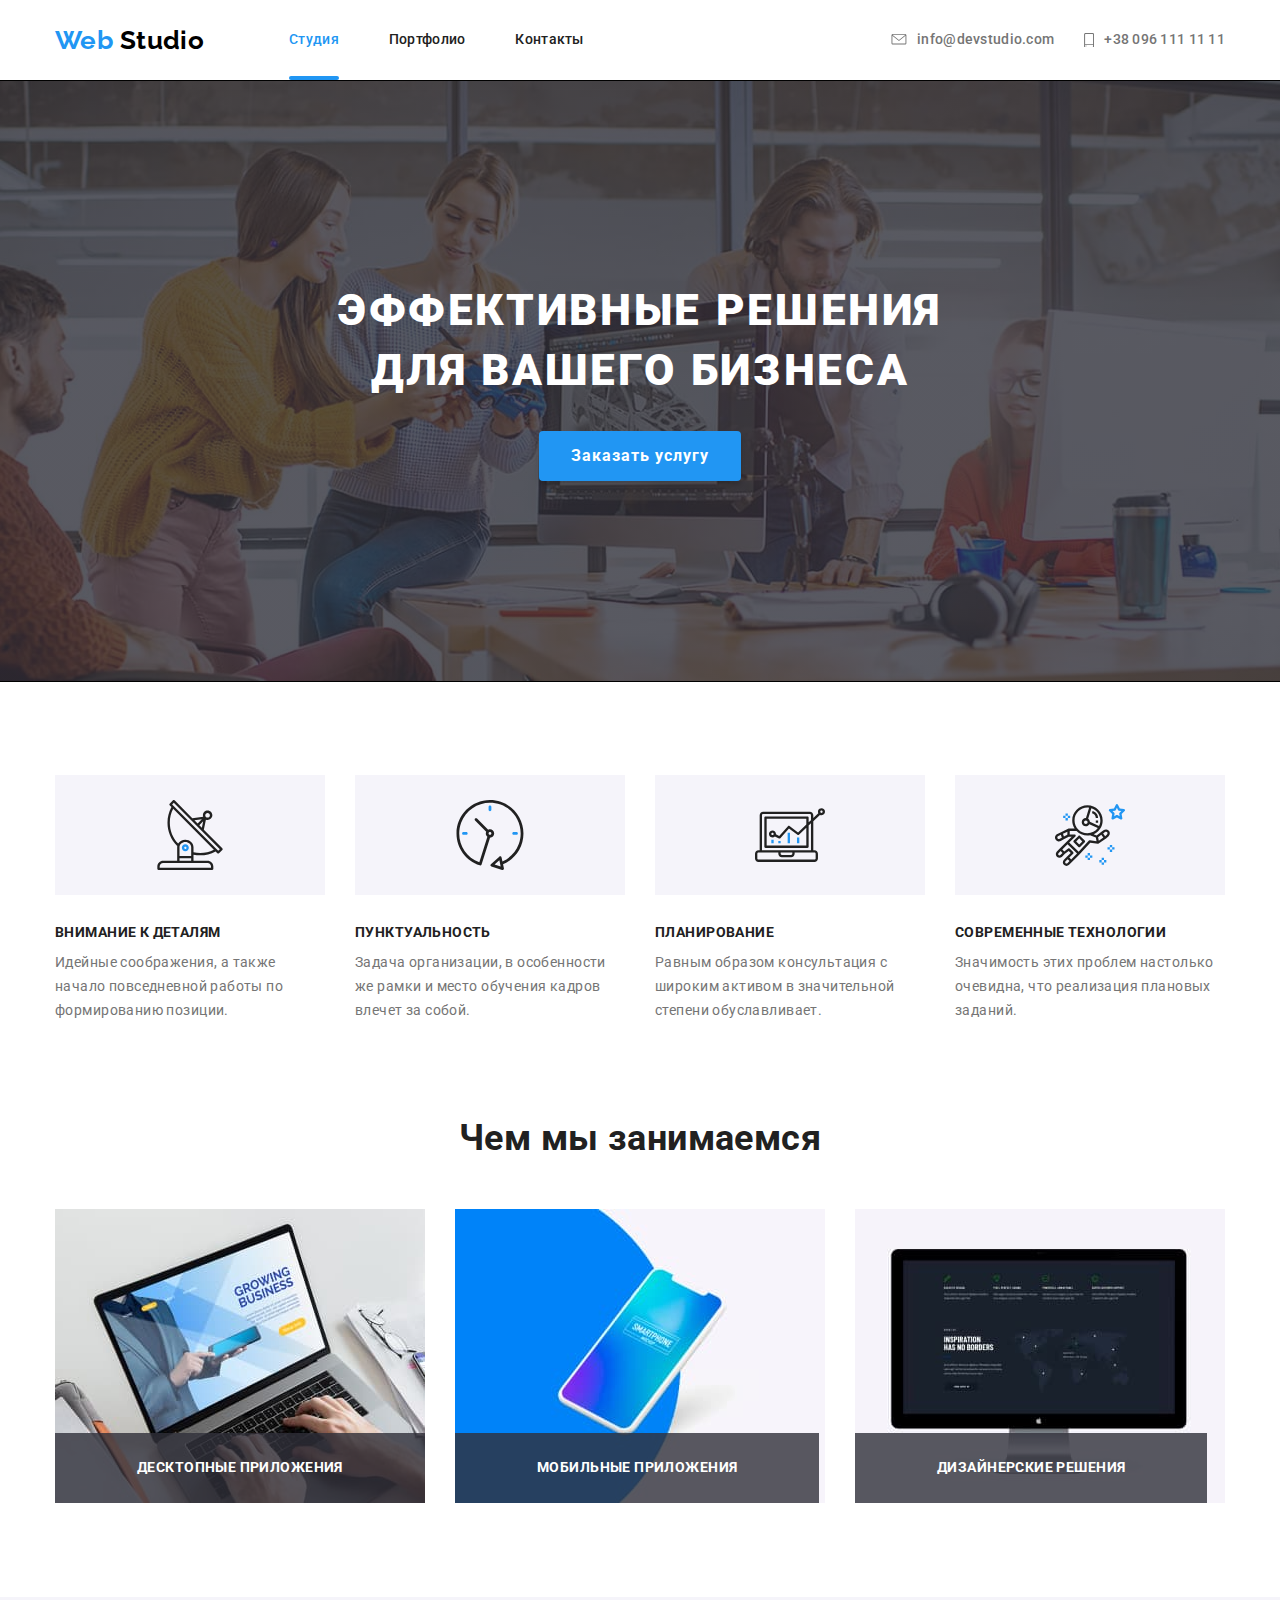
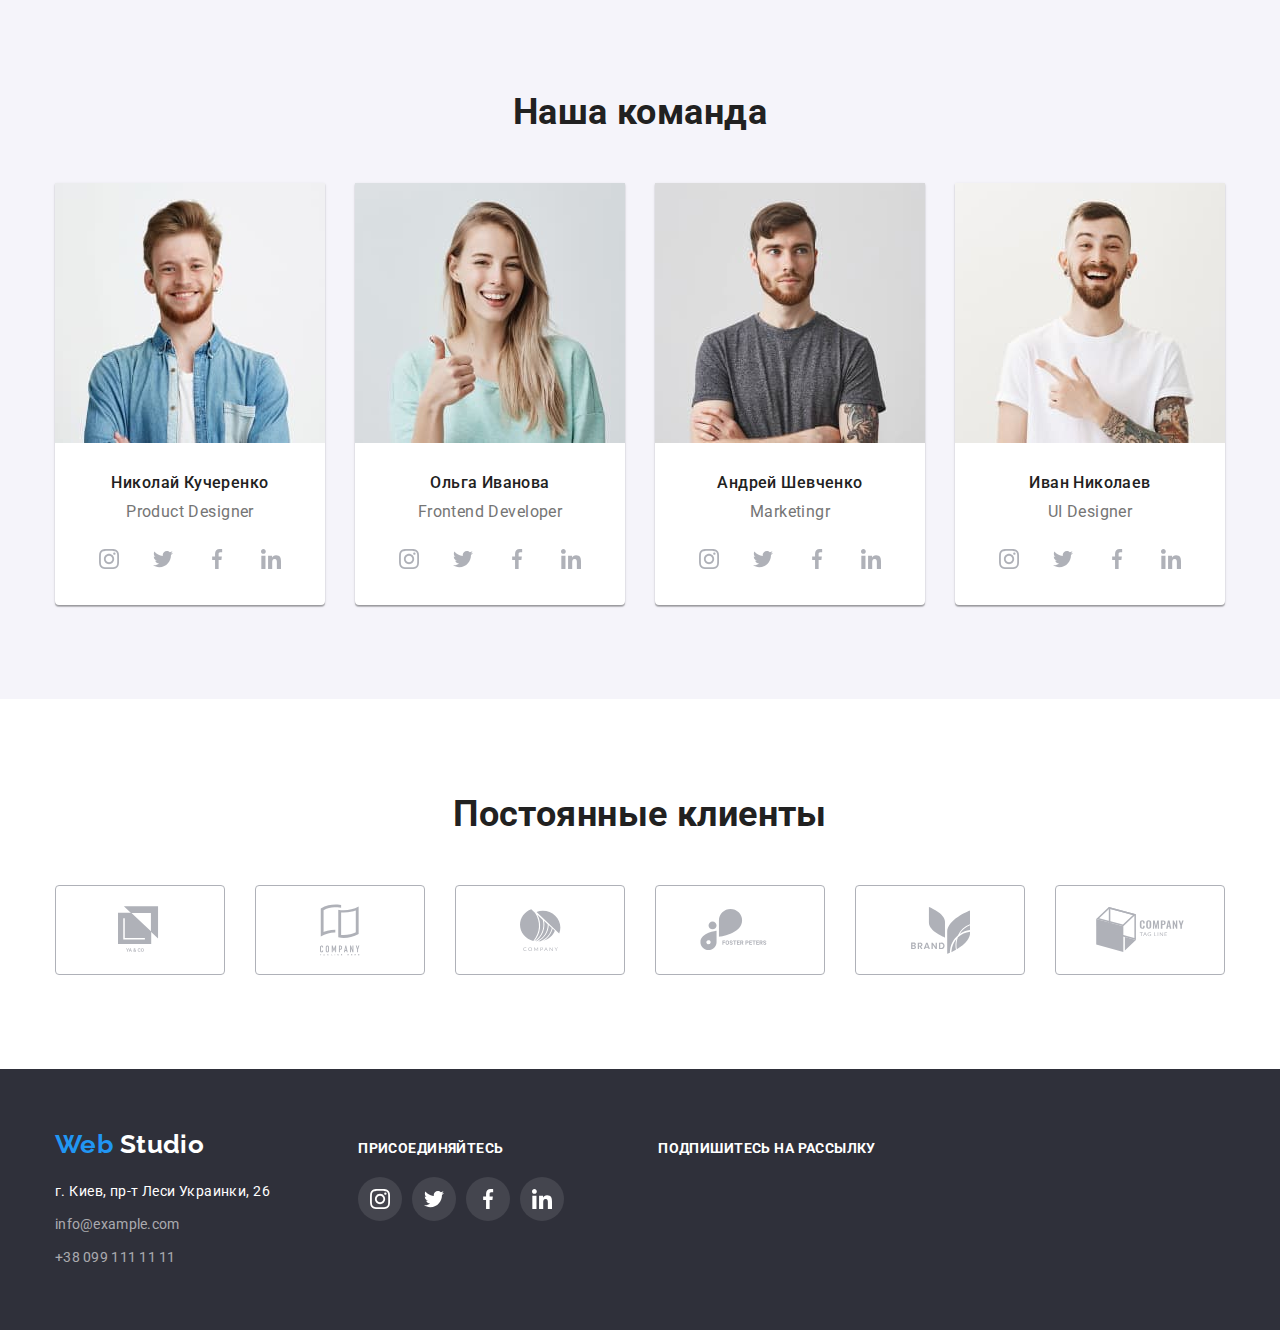
<file: index.html>
<!DOCTYPE html>
<html lang="ru">
  <head>
    <meta charset="UTF-8" />
    <meta name="viewport" content="width=device-width, initial-scale=1.0" />
    <title>Web Studio</title>
    <link
      href="https://fonts.googleapis.com/css2?family=Raleway:wght@700&family=Roboto:wght@400;500;700;900&display=swap"
      rel="stylesheet"
    />
    <link
      rel="stylesheet"
      href="https://cdnjs.cloudflare.com/ajax/libs/modern-normalize/0.6.0/modern-normalize.min.css"
    />
    <link rel="stylesheet" href="./css/style.css" />
  </head>
  <body>
    <!-- Шапка сайта -->
    <header class="page-header">
      <div class="container header">
        <nav class="navigation">
          <!-- Логотип -->
          <a class="logo" href="./index.html" lang="en"
            >Web
            <span class="header-logo">Studio</span>
          </a>

          <ul class="list site-nav">
            <li class="site-nav-item">
              <a class="link curent" href="./index.html">Студия</a>
            </li>
            <li class="site-nav-item">
              <a class="link" href="./portfolio.html">Портфолио</a>
            </li>
            <li class="site-nav-item">
              <a class="link" href="">Контакты</a>
            </li>
          </ul>
        </nav>
        <ul class="list contacts">
          <li class="contacts-item">
            <a class="link" href="mailto:info@devstudio.com">
              <svg class="cotacts-icon" width="16" height="11.2">
                <use href="./images/sprite.svg#envelope"></use>
              </svg>
              info@devstudio.com
            </a>
          </li>
          <li class="contacts-item phone">
            <a class="link" href="tel:+380961111111">
              <svg class="cotacts-icon" width="10" height="14.94">
                <use href="./images/sprite.svg#smartphone"></use>
              </svg>
              +38 096 111 11 11
            </a>
          </li>
        </ul>
      </div>
    </header>

    <main>
      <!-- Герой -->
      <section class="hero">
        <h1 class="contrast-title hero-title">
          Эффективные решения для вашего бизнеса
        </h1>
        <a class="link hero-btn" href="">Заказать услугу</a>
      </section>

      <!-- Особенности -->
      <section class="features">
        <div class="container main">
          <!-- Скрытый заголовок -->
          <h2 class="visually-hidden">Особенности</h2>
          <ul class="list feature-list">
            <li class="feature-item">
              <div class="icon-box">
                <svg width="70" height="70">
                  <use href="./images/sprite.svg#antenna"></use>
                </svg>
              </div>
              <h3 class="primary-title">Внимание к деталям</h3>
              <p class="text">
                Идейные соображения, а также начало повседневной работы по
                формированию позиции.
              </p>
            </li>
            <li class="feature-item">
              <div class="icon-box">
                <svg width="70" height="70">
                  <use href="./images/sprite.svg#clock"></use>
                </svg>
              </div>
              <h3 class="primary-title">Пунктуальность</h3>
              <p class="text">
                Задача организации, в особенности же рамки и место обучения
                кадров влечет за собой.
              </p>
            </li>
            <li class="feature-item">
              <div class="icon-box">
                <svg width="70" height="70">
                  <use href="./images/sprite.svg#diagram"></use>
                </svg>
              </div>
              <h3 class="primary-title">Планирование</h3>
              <p class="text">
                Равным образом консультация с широким активом в значительной
                степени обуславливает.
              </p>
            </li>
            <li class="feature-item">
              <div class="icon-box">
                <svg width="70" height="70">
                  <use href="./images/sprite.svg#astronaut"></use>
                </svg>
              </div>
              <h3 class="primary-title">Современные технологии</h3>
              <p class="text">
                Значимость этих проблем настолько очевидна, что реализация
                плановых заданий.
              </p>
            </li>
          </ul>
        </div>
      </section>

      <!-- Чем мы занимаемся -->
      <section class="activity">
        <div class="container">
          <h2 class="primary-title">Чем мы занимаемся</h2>
          <ul class="list activity-list">
            <li class="item">
              <div class="box">
                <a class="activity-link" href="">
                  <img
                    src="./images/section-activity/laptop.jpg"
                    alt="Руки работающие за ноутбуком"
                    width="370"
                    height="294"
                  />
                </a>
                <h3 class="contrast-title">Десктопные приложения</h3>
              </div>
            </li>
            <li class="item">
              <div class="box">
                <a class="activity-link" href="">
                  <img
                    src="./images/section-activity/smartphone.jpg"
                    alt="Смартфон"
                    width="370"
                    height="294"
                  />
                </a>
                <h3 class="contrast-title">Мобильные приложения</h3>
              </div>
            </li>
            <li class="item">
              <div class="box">
                <a class="activity-link" href="">
                  <img
                    src="./images/section-activity/computer.jpg"
                    alt="Дизайн сайта на экране монитора"
                    width="370"
                    height="294"
                  />
                </a>
                <h3 class="contrast-title">Дизайнерские решения</h3>
              </div>
            </li>
          </ul>
        </div>
      </section>

      <!-- Наша команда -->
      <section class="team">
        <div class="container main">
          <h2 class="primary-title">Наша команда</h2>
          <ul class="list team-list">
            <li class="team-item">
              <img
                class="photo"
                src="./images/section-team/John.jpg"
                alt="Фотография Николая Кучеренко"
                width="270"
                height="260"
              />
              <div class="member-profile">
                <h4 class="primary-title member">Николай Кучеренко</h4>
                <p class="profession" lang="en">Product Designer</p>
                <ul class="list social-links-list">
                  <li class="social-links-item">
                    <a
                      class="social-links"
                      href=""
                      aria-label="Ссылка на Instagram"
                    >
                      <svg width="20" height="20">
                        <use href="./images/sprite.svg#instagram"></use>
                      </svg>
                    </a>
                  </li>
                  <li class="social-links-item">
                    <a
                      class="social-links"
                      href=""
                      aria-label="Ссылка на Twitter"
                    >
                      <svg width="20" height="20">
                        <use href="./images/sprite.svg#twitter"></use>
                      </svg>
                    </a>
                  </li>
                  <li class="social-links-item">
                    <a
                      class="social-links"
                      href=""
                      aria-label="Ссылка на Facebook"
                    >
                      <svg width="20" height="20">
                        <use href="./images/sprite.svg#facebook"></use>
                      </svg>
                    </a>
                  </li>
                  <li class="social-links-item">
                    <a
                      class="social-links"
                      href=""
                      aria-label="Ссылка на LinkedIn"
                    >
                      <svg width="20" height="20">
                        <use href="./images/sprite.svg#linkedin"></use>
                      </svg>
                    </a>
                  </li>
                </ul>
              </div>
            </li>
            <li class="team-item">
              <img
                class="photo"
                src="./images/section-team/Marta.jpg"
                alt="Фотография Ольги Ивановой"
                width="270"
                height="260"
              />
              <div class="member-profile">
                <h4 class="primary-title member">Ольга Иванова</h4>
                <p class="profession" lang="en">Frontend Developer</p>
                <ul class="list social-links-list">
                  <li class="social-links-item">
                    <a
                      class="social-links"
                      href=""
                      aria-label="Ссылка на Instagram"
                    >
                      <svg width="20" height="20">
                        <use href="./images/sprite.svg#instagram"></use>
                      </svg>
                    </a>
                  </li>
                  <li class="social-links-item">
                    <a
                      class="social-links"
                      href=""
                      aria-label="Ссылка на Twitter"
                    >
                      <svg width="20" height="20">
                        <use href="./images/sprite.svg#twitter"></use>
                      </svg>
                    </a>
                  </li>
                  <li class="social-links-item">
                    <a
                      class="social-links"
                      href=""
                      aria-label="Ссылка на Facebook"
                    >
                      <svg width="20" height="20">
                        <use href="./images/sprite.svg#facebook"></use>
                      </svg>
                    </a>
                  </li>
                  <li class="social-links-item">
                    <a
                      class="social-links"
                      href=""
                      aria-label="Ссылка на LinkedIn"
                    >
                      <svg width="20" height="20">
                        <use href="./images/sprite.svg#linkedin"></use>
                      </svg>
                    </a>
                  </li>
                </ul>
              </div>
            </li>
            <li class="team-item">
              <img
                class="photo"
                src="./images/section-team/Robert.jpg"
                alt="Фотография Андрея Шевченко"
                width="270"
                height="260"
              />
              <div class="member-profile">
                <h4 class="primary-title member">Андрей Шевченко</h4>
                <p class="profession" lang="en">Marketingr</p>
                <ul class="list social-links-list">
                  <li class="social-links-item">
                    <a
                      class="social-links"
                      href=""
                      aria-label="Ссылка на Instagram"
                    >
                      <svg width="20" height="20">
                        <use href="./images/sprite.svg#instagram"></use>
                      </svg>
                    </a>
                  </li>
                  <li class="social-links-item">
                    <a
                      class="social-links"
                      href=""
                      aria-label="Ссылка на Twitter"
                    >
                      <svg width="20" height="20">
                        <use href="./images/sprite.svg#twitter"></use>
                      </svg>
                    </a>
                  </li>
                  <li class="social-links-item">
                    <a
                      class="social-links"
                      href=""
                      aria-label="Ссылка на Facebook"
                    >
                      <svg width="20" height="20">
                        <use href="./images/sprite.svg#facebook"></use>
                      </svg>
                    </a>
                  </li>
                  <li class="social-links-item">
                    <a
                      class="social-links"
                      href=""
                      aria-label="Ссылка на LinkedIn"
                    >
                      <svg width="20" height="20">
                        <use href="./images/sprite.svg#linkedin"></use>
                      </svg>
                    </a>
                  </li>
                </ul>
              </div>
            </li>
            <li class="team-item">
              <img
                class="photo"
                src="./images/section-team/Martin.jpg"
                alt="Фотография Ивана Николаева"
                width="270"
                height="260"
              />
              <div class="member-profile">
                <h4 class="primary-title member">Иван Николаев</h4>
                <p class="profession" lang="en">UI Designer</p>
                <ul class="list social-links-list">
                  <li class="social-links-item">
                    <a
                      class="social-links"
                      href=""
                      aria-label="Ссылка на Instagram"
                    >
                      <svg width="20" height="20">
                        <use href="./images/sprite.svg#instagram"></use>
                      </svg>
                    </a>
                  </li>
                  <li class="social-links-item">
                    <a
                      class="social-links"
                      href=""
                      aria-label="Ссылка на Twitter"
                    >
                      <svg width="20" height="20">
                        <use href="./images/sprite.svg#twitter"></use>
                      </svg>
                    </a>
                  </li>
                  <li class="social-links-item">
                    <a
                      class="social-links"
                      href=""
                      aria-label="Ссылка на Facebook"
                    >
                      <svg width="20" height="20">
                        <use href="./images/sprite.svg#facebook"></use>
                      </svg>
                    </a>
                  </li>
                  <li class="social-links-item">
                    <a
                      class="social-links"
                      href=""
                      aria-label="Ссылка на LinkedIn"
                    >
                      <svg width="20" height="20">
                        <use href="./images/sprite.svg#linkedin"></use>
                      </svg>
                    </a>
                  </li>
                </ul>
              </div>
            </li>
          </ul>
        </div>
      </section>

      <!-- Постоянные клиенты -->
      <section class="clients">
        <div class="container main">
          <h2 class="primary-title">Постоянные клиенты</h2>
          <ul class="list clients-list">
            <li class="clients-item">
              <a class="clients-icon" href="">
                <svg width="44.27" height="49.23">
                  <use href="./images/sprite.svg#client-1"></use>
                </svg>
              </a>
            </li>
            <li class="clients-item">
              <a class="clients-icon" href="">
                <svg width="40" height="52">
                  <use href="./images/sprite.svg#client-2"></use>
                </svg>
              </a>
            </li>
            <li class="clients-item">
              <a class="clients-icon" href="">
                <svg width="41" height="42.6">
                  <use href="./images/sprite.svg#client-3"></use>
                </svg>
              </a>
            </li>
            <li class="clients-item">
              <a class="clients-icon" href="">
                <svg width="79.66" height="42.02">
                  <use href="./images/sprite.svg#client-4"></use>
                </svg>
              </a>
            </li>
            <li class="clients-item">
              <a class="clients-icon" href="">
                <svg width="59" height="47">
                  <use href="./images/sprite.svg#client-5"></use>
                </svg>
              </a>
            </li>
            <li class="clients-item">
              <a class="clients-icon" href="">
                <svg width="88.48" height="45.44">
                  <use href="./images/sprite.svg#client-6"></use>
                </svg>
              </a>
            </li>
          </ul>
        </div>
      </section>
    </main>

    <footer class="footer">
      <div class="container flex-container">
        <address class="address">
          <!-- Логотип -->
          <a class="logo" href="./index.html" lang="en"
            >Web
            <span class="footer-logo">Studio</span>
          </a>
          г. Киев, пр-т Леси Украинки, 26
          <a class="link" href="mailto:info@example.com">info@example.com</a>
          <a class="link" href="tel:+380991111111">+38 099 111 11 11</a>
        </address>

        <div class="social">
          <p class="subtitle"><b>присоединяйтесь</b></p>
          <ul class="list social-links-list">
            <li class="social-links-item">
              <a class="social-links" href="" aria-label="Ссылка на Instagram">
                <svg width="20" height="20">
                  <use href="./images/sprite.svg#instagram"></use>
                </svg>
              </a>
            </li>
            <li class="social-links-item">
              <a class="social-links" href="" aria-label="Ссылка на Twitter">
                <svg width="20" height="20">
                  <use href="./images/sprite.svg#twitter"></use>
                </svg>
              </a>
            </li>
            <li class="social-links-item">
              <a class="social-links" href="" aria-label="Ссылка на Facebook">
                <svg width="20" height="20">
                  <use href="./images/sprite.svg#facebook"></use>
                </svg>
              </a>
            </li>
            <li class="social-links-item">
              <a class="social-links" href="" aria-label="Ссылка на LinkedIn">
                <svg width="20" height="20">
                  <use href="./images/sprite.svg#linkedin"></use>
                </svg>
              </a>
            </li>
          </ul>
        </div>

        <div class="mailing">
          <p class="subtitle"><b>Подпишитесь на рассылку</b></p>
        </div>
      </div>
    </footer>
  </body>
</html>
</file>
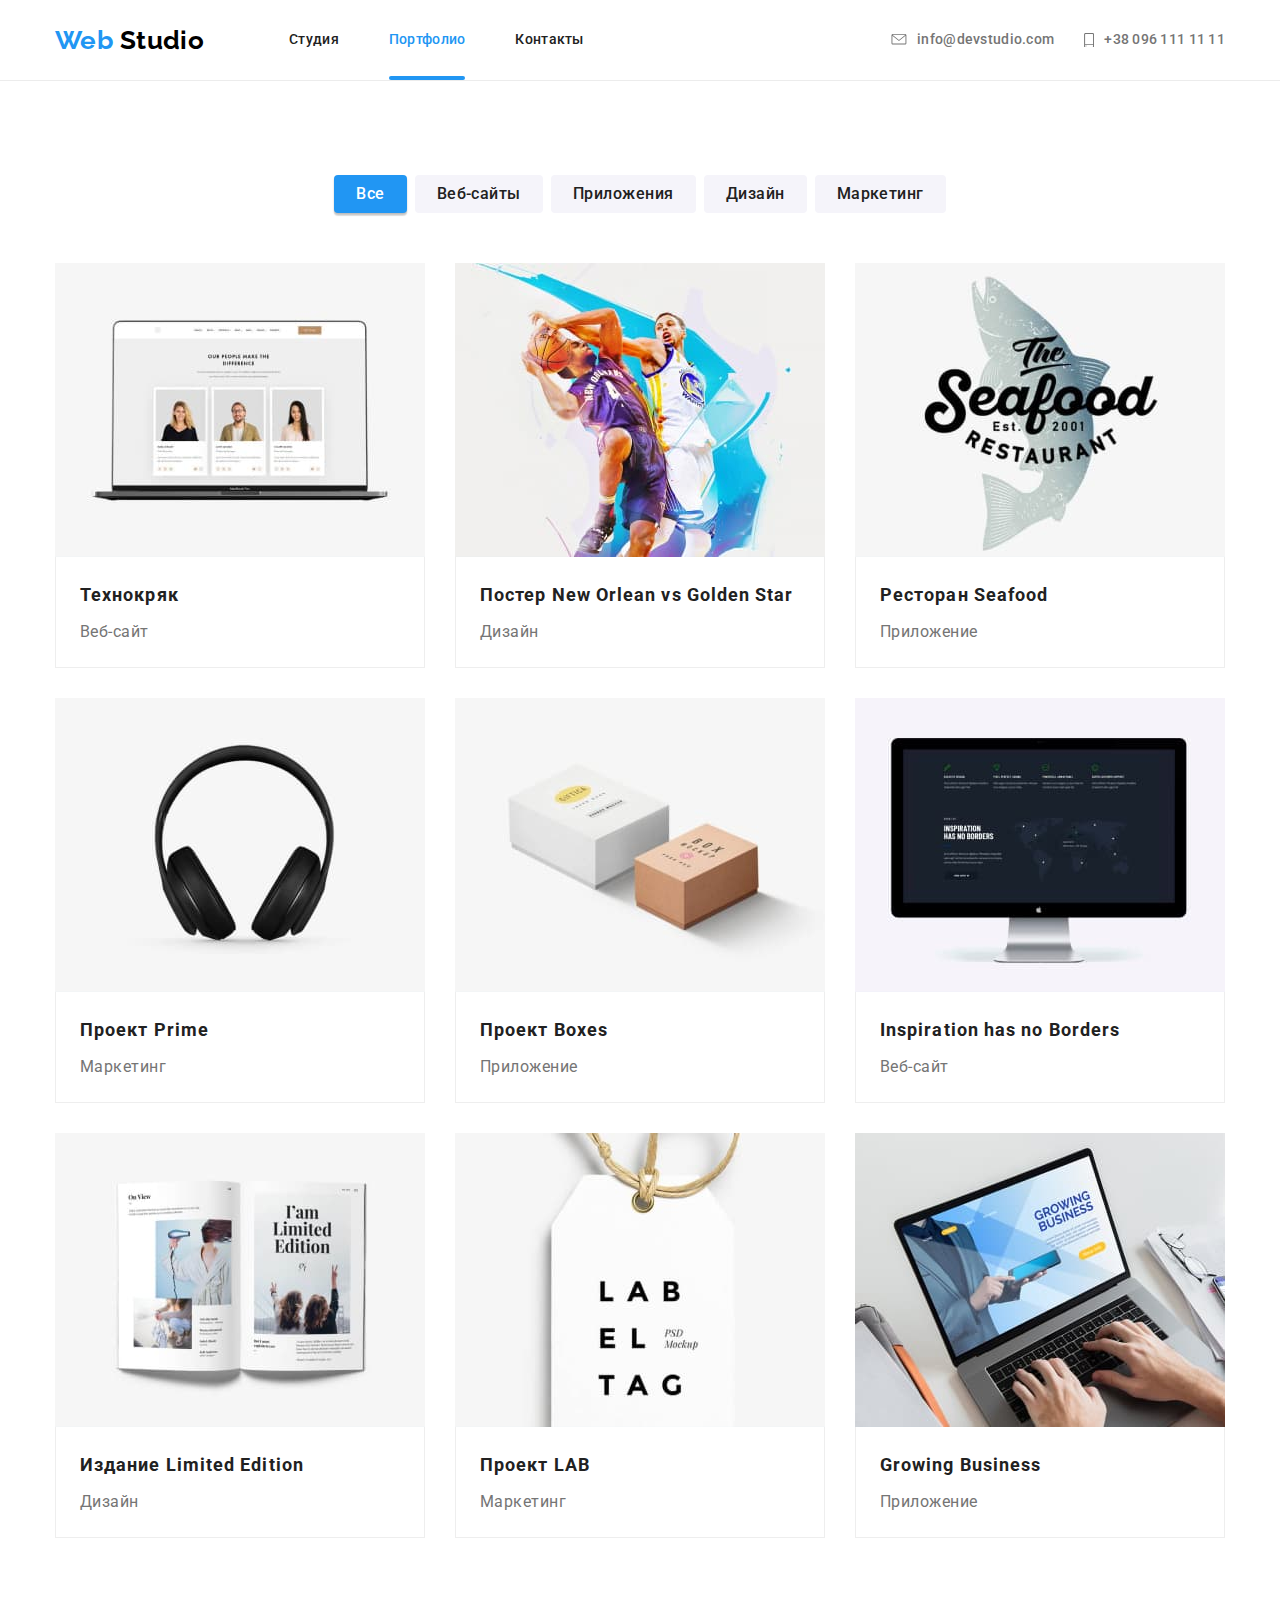
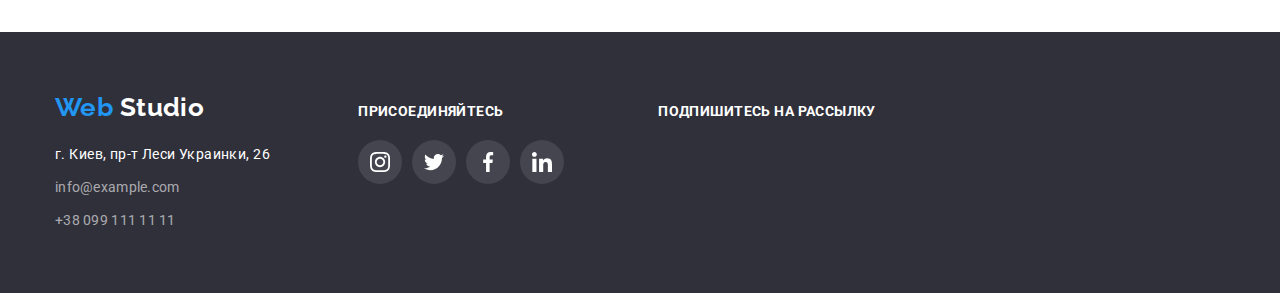
<file: portfolio.html>
<!DOCTYPE html>
<html lang="ru">
  <head>
    <meta charset="UTF-8" />
    <meta name="viewport" content="width=device-width, initial-scale=1.0" />
    <title>Web Studio</title>
    <link
      href="https://fonts.googleapis.com/css2?family=Raleway:wght@700&family=Roboto:wght@400;500;700;900&display=swap"
      rel="stylesheet"
    />
    <link
      rel="stylesheet"
      href="https://cdnjs.cloudflare.com/ajax/libs/modern-normalize/0.6.0/modern-normalize.min.css"
    />
    <link rel="stylesheet" href="./css/style.css" />
  </head>

  <body>
    <!-- Шапка сайта -->
    <header class="page-header">
      <div class="container header">
        <nav class="navigation">
          <!-- Логотип -->
          <a class="logo" href="./index.html" lang="en"
            >Web
            <span class="header-logo">Studio</span>
          </a>

          <ul class="list site-nav">
            <li class="site-nav-item">
              <a class="link" href="./index.html">Студия</a>
            </li>
            <li class="site-nav-item">
              <a class="link curent" href="./portfolio.html">Портфолио</a>
            </li>
            <li class="site-nav-item">
              <a class="link" href="">Контакты</a>
            </li>
          </ul>
        </nav>
        <ul class="list contacts">
          <li class="contacts-item">
            <a class="link" href="mailto:info@devstudio.com">
              <svg class="cotacts-icon" width="16" height="11.2">
                <use href="./images/sprite.svg#envelope"></use>
              </svg>
              info@devstudio.com
            </a>
          </li>
          <li class="contacts-item phone">
            <a class="link" href="tel:+380961111111">
              <svg class="cotacts-icon" width="10" height="14.94">
                <use href="./images/sprite.svg#smartphone"></use>
              </svg>
              +38 096 111 11 11
            </a>
          </li>
        </ul>
      </div>
    </header>

    <main class="portfolio">
      <section class="container">
        <!-- Скрытый заголовок -->
        <h1 class="visually-hidden">Примеры проектов</h1>
        <ul class="list filters">
          <li class="filters-item">
            <button class="button active" type="button">Все</button>
          </li>
          <li class="filters-item">
            <button class="button" type="button">Веб-сайты</button>
          </li>
          <li class="filters-item">
            <button class="button" type="button">Приложения</button>
          </li>
          <li class="filters-item">
            <button class="button" type="button">Дизайн</button>
          </li>
          <li class="filters-item">
            <button class="button" type="button">Маркетинг</button>
          </li>
        </ul>

        <ul class="list cards-list">
          <li class="card">
            <a class="link" href="">
              <div class="thumb">
                <img
                  src="./images/portfolio-img/techno.jpg"
                  alt="Страница веб-сайта на экране ноутбука"
                  width="370"
                  height="294"
                />
                <div class="overlay">
                  <p class="alt-text">
                    Технокряк это современная площадка распространения
                    коронавируса. Компании используют эту платформу для
                    цифрового шпионажа и атак на защищённые сервера конкурентов.
                  </p>
                </div>
              </div>
              <div class="image-description">
                <h2 class="list-title">Технокряк</h2>
                <p class="description">Веб-сайт</p>
              </div>
            </a>
          </li>
          <li class="card">
            <a class="link" href="">
              <div class="thumb">
                <img
                  src="./images/portfolio-img/poster.jpg"
                  alt="Постер с двумя баскетболистами New Orlean vs Golden Star"
                  width="370"
                  height="294"
                />
                <div class="overlay">
                  <p class="alt-text">
                    Lorem ipsum dolor sit amet consectetur adipisicing elit.
                    Architecto, molestiae aliquam. Tempore voluptatem id
                    suscipit.
                  </p>
                </div>
              </div>
              <div class="image-description">
                <h2 class="list-title">Постер New Orlean vs Golden Star</h2>
                <p class="description">Дизайн</p>
              </div>
            </a>
          </li>
          <li class="card">
            <a class="link" href="">
              <div class="thumb">
                <img
                  src="./images/portfolio-img/seafood.jpg"
                  alt="Логотип ресторана Seafood"
                  width="370"
                  height="294"
                />
                <div class="overlay">
                  <p class="alt-text">
                    Lorem ipsum dolor sit amet consectetur adipisicing elit.
                    Architecto, molestiae aliquam. Tempore voluptatem id
                    suscipit. Hic vel consequuntur voluptates dolor. Lorem ipsum
                    dolor sit amet.
                  </p>
                </div>
              </div>
              <div class="image-description">
                <h2 class="list-title">Ресторан Seafood</h2>
                <p class="description">Приложение</p>
              </div>
            </a>
          </li>
          <li class="card">
            <a class="link" href="">
              <div class="thumb">
                <img
                  src="./images/portfolio-img/prime.jpg"
                  alt="Большие черные беспроводные наушники"
                  width="370"
                  height="294"
                />
                <div class="overlay">
                  <p class="alt-text">
                    Lorem ipsum dolor sit amet consectetur adipisicing elit.
                    Architecto, molestiae aliquam. Tempore voluptatem id
                    suscipit. Hic vel consequuntur voluptates dolor. Lorem ipsum
                    dolor sit amet.
                  </p>
                </div>
              </div>
              <div class="image-description">
                <h2 class="list-title">Проект Prime</h2>
                <p class="description">Маркетинг</p>
              </div>
            </a>
          </li>
          <li class="card">
            <a class="link" href="">
              <div class="thumb">
                <img
                  src="./images/portfolio-img/boxes.jpg"
                  alt="Две маленькие фирменные коробки на белом фоне"
                  width="370"
                  height="294"
                />
                <div class="overlay">
                  <p class="alt-text">
                    Lorem ipsum dolor sit amet consectetur adipisicing elit.
                    Architecto, molestiae aliquam. Tempore voluptatem id
                    suscipit. Hic vel consequuntur voluptates dolor. Lorem ipsum
                    dolor sit amet.
                  </p>
                </div>
              </div>
              <div class="image-description">
                <h2 class="list-title">Проект Boxes</h2>
                <p class="description">Приложение</p>
              </div>
            </a>
          </li>
          <li class="card">
            <a class="link" href="">
              <div class="thumb">
                <img
                  src="./images/portfolio-img/inspiration.jpg"
                  alt="Дизайн сайта на экране монитора"
                  width="370"
                  height="294"
                />
                <div class="overlay">
                  <p class="alt-text">
                    Lorem ipsum dolor sit amet consectetur adipisicing elit.
                    Architecto, molestiae aliquam. Tempore voluptatem id
                    suscipit. Hic vel consequuntur voluptates dolor. Lorem ipsum
                    dolor sit amet.
                  </p>
                </div>
              </div>
              <div class="image-description">
                <h2 class="list-title">Inspiration has no Borders</h2>
                <p class="description">Веб-сайт</p>
              </div>
            </a>
          </li>
          <li class="card">
            <a class="link" href="">
              <div class="thumb">
                <img
                  src="./images/portfolio-img/limited-edition.jpg"
                  alt="Открытый глянцевый журнал"
                  width="370"
                  height="294"
                />
                <div class="overlay">
                  <p class="alt-text">
                    Lorem ipsum dolor sit amet consectetur adipisicing elit.
                    Architecto, molestiae aliquam. Tempore voluptatem id
                    suscipit. Hic vel consequuntur voluptates dolor. Lorem ipsum
                    dolor sit amet.
                  </p>
                </div>
              </div>
              <div class="image-description">
                <h2 class="list-title">Издание Limited Edition</h2>
                <p class="description">Дизайн</p>
              </div>
            </a>
          </li>
          <li class="card">
            <a class="link" href="">
              <div class="thumb">
                <img
                  src="./images/portfolio-img/lab.jpg"
                  alt="Картонная бирка PSD MockUp"
                  width="370"
                  height="294"
                />
                <div class="overlay">
                  <p class="alt-text">
                    Lorem ipsum dolor sit amet consectetur adipisicing elit.
                    Architecto, molestiae aliquam. Tempore voluptatem id
                    suscipit. Hic vel consequuntur voluptates dolor. Lorem ipsum
                    dolor sit amet.
                  </p>
                </div>
              </div>
              <div class="image-description">
                <h2 class="list-title">Проект LAB</h2>
                <p class="description">Маркетинг</p>
              </div>
            </a>
          </li>
          <li class="card">
            <a class="link" href="">
              <div class="thumb">
                <img
                  src="./images/portfolio-img/business.jpg"
                  alt="Руки работающие за ноутбуком"
                  width="370"
                  height="294"
                />
                <div class="overlay">
                  <p class="alt-text">
                    Lorem ipsum dolor sit amet consectetur adipisicing elit.
                    Architecto, molestiae aliquam. Tempore voluptatem id
                    suscipit. Hic vel consequuntur voluptates dolor. Lorem ipsum
                    dolor sit amet.
                  </p>
                </div>
              </div>
              <div class="image-description">
                <h2 class="list-title">Growing Business</h2>
                <p class="description">Приложение</p>
              </div>
            </a>
          </li>
        </ul>
      </section>
    </main>

    <footer class="footer">
      <div class="container flex-container">
        <address class="address">
          <!-- Логотип -->
          <a class="logo" href="./index.html" lang="en"
            >Web
            <span class="footer-logo">Studio</span>
          </a>
          г. Киев, пр-т Леси Украинки, 26
          <a class="link" href="mailto:info@example.com">info@example.com</a>
          <a class="link" href="tel:+380991111111">+38 099 111 11 11</a>
        </address>

        <div class="social">
          <p class="subtitle"><b>присоединяйтесь</b></p>
          <ul class="list social-links-list">
            <li class="social-links-item">
              <a class="social-links" href="" aria-label="Ссылка на Instagram">
                <svg width="20" height="20">
                  <use href="./images/sprite.svg#instagram"></use>
                </svg>
              </a>
            </li>
            <li class="social-links-item">
              <a class="social-links" href="" aria-label="Ссылка на Twitter">
                <svg width="20" height="20">
                  <use href="./images/sprite.svg#twitter"></use>
                </svg>
              </a>
            </li>
            <li class="social-links-item">
              <a class="social-links" href="" aria-label="Ссылка на Facebook">
                <svg width="20" height="20">
                  <use href="./images/sprite.svg#facebook"></use>
                </svg>
              </a>
            </li>
            <li class="social-links-item">
              <a class="social-links" href="" aria-label="Ссылка на LinkedIn">
                <svg width="20" height="20">
                  <use href="./images/sprite.svg#linkedin"></use>
                </svg>
              </a>
            </li>
          </ul>
        </div>

        <div class="mailing">
          <p class="subtitle"><b>Подпишитесь на рассылку</b></p>
        </div>
      </div>
    </footer>
  </body>
</html>
</file>
<file: css/style.css>
:root {
  --primary-text-color: #757575;
  --accent-color: #2196f3;
  --primary-title-color: #212121;
  --contrast-title-color: #ffffff;
  --secondary-background-color: #f5f4fa;
  --icon-color: #afb1b8;

  --cubic-function: cubic-bezier(0.4, 0, 0.2, 1);
}

body {
  color: var(--primary-text-color);
  font-family: 'Roboto', sans-serif;
  font-style: normal;
  font-weight: 400;
  font-size: 14px;
  line-height: 1.71;
  letter-spacing: 0.03em;
}

a {
  text-decoration: none;
}

.list {
  list-style: none;
  margin: 0;
  padding: 0;
}

.container {
  margin-left: auto;
  margin-right: auto;
  width: 1200px;
  padding-left: 15px;
  padding-right: 15px;
  /* outline: 2px solid tomato; */
}

.container.main {
  padding-top: 94px;
  padding-bottom: 94px;
}

.visually-hidden {
  position: absolute;
  width: 1px;
  height: 1px;
  margin: -1px;
  border: 0;
  padding: 0;
  clip: rect(0 0 0 0);
  overflow: hidden;
}

/* Логотип */
.logo {
  margin-right: 85px;

  color: var(--accent-color);

  font-family: 'Raleway', sans-serif;
  font-weight: 700;
  font-size: 26px;
  line-height: 1.19;
}

.header-logo {
  color: #000000;
}

.footer-logo {
  color: #ffffff;
}

/* Шапка сайта */
.header,
.navigation,
.site-nav,
.contacts {
  display: flex;
  align-items: center;
}

.contacts {
  margin-left: auto;
}

.site-nav-item + .site-nav-item {
  margin-left: 50px;
}

.site-nav .link {
  position: relative;

  display: block;
  padding-top: 32px;
  padding-bottom: 32px;
}

.contacts-item + .contacts-item {
  margin-left: 30px;
}

.link {
  color: var(--primary-title-color);

  font-weight: 500;
  line-height: 1.14;
  letter-spacing: 0.02em;

  transition: color 250ms var(--cubic-function);
}

.site-nav .link:hover,
.site-nav .link:focus,
.contacts .link:hover,
.contacts .link:focus,
.site-nav .curent,
.logo > :hover,
.logo > :focus {
  color: var(--accent-color);
}

.curent::after {
  content: '';
  display: block;

  position: absolute;
  bottom: 0;

  width: 100%;
  height: 4px;
  border-radius: 2px;
  background-color: var(--accent-color);
}

.contacts .link {
  display: inline-flex;
  color: var(--primary-text-color);
  align-items: center;
}

.contacts-item {
  display: inline-flex;
  align-items: center;
}

.cotacts-icon {
  margin-right: 10px;
  fill: currentColor;
}

/* 
  Основной контент страницы Студия 
*/

/* Герой */
.hero {
  max-width: 1600px;
  height: 600px;
  margin-left: auto;
  margin-right: auto;
  padding-top: 200px;
  padding-bottom: 200px;

  outline: 1px solid black;
  background-image: linear-gradient(
      rgba(47, 48, 58, 0.8),
      rgba(47, 48, 58, 0.8)
    ),
    url(../images/Header.jpg);
  background-repeat: no-repeat;
  background-position: center;
  background-size: cover;

  text-align: center;
}

.contrast-title {
  margin-top: 0;
  margin-bottom: 0;

  color: var(--contrast-title-color);

  text-align: center;
  text-transform: uppercase;
}

@keyframes changeColor {
  0% {
    color: var(--contrast-title-color);
  }
  20% {
    color: #ff8181;
  }
  40% {
    color: #fffd90;
  }
  60% {
    color: #57fc8c;
  }
  80% {
    color: #f9a1fa;
  }
  100% {
    color: #a9fffd;
  }
}

.hero-title {
  width: 630px;
  margin-right: auto;
  margin-left: auto;
  margin-bottom: 30px;

  font-weight: 900;
  font-size: 44px;
  line-height: 1.36;
  letter-spacing: 0.06em;

  animation: changeColor 5000ms var(--cubic-function) 1000ms infinite;
}

.hero-btn {
  display: inline-block;
  padding: 10px 32px;
  border-radius: 4px;
  box-shadow: 0px 4px 4px rgba(0, 0, 0, 0.15);

  color: var(--contrast-title-color);
  background-color: var(--accent-color);

  font-weight: 700;
  font-size: 16px;
  line-height: 1.88;
  letter-spacing: 0.06em;

  transform: scale(1);
  transition: transform 250ms var(--cubic-function);
}

.hero-btn:hover {
  transform: scale(1.1);
}

/* Особенности */
.feature-list {
  display: flex;
  justify-content: space-between;
}

.feature-item {
  width: calc((100% - 3 * 30px) / 4);
}

.icon-box {
  display: flex;
  align-items: center;
  justify-content: center;
  margin-bottom: 30px;
  width: 270px;
  height: 120px;

  background-color: var(--secondary-background-color);
}

.features .primary-title {
  margin-top: 0;
  margin-bottom: 10px;

  font-size: 14px;
  line-height: 1.14;
  text-transform: uppercase;
  text-align: left;
}

.primary-title {
  margin-top: 0;
  margin-bottom: 50px;

  color: var(--primary-title-color);

  font-weight: 700;
  font-size: 36px;
  line-height: 1.17;
  text-align: center;
}

.features .text {
  margin: 0;
}

/* Чем мы занимаемся */
.activity .container {
  padding-bottom: 94px;
}

.activity-list {
  display: flex;
  justify-content: space-between;
}

.box {
  position: relative;
}

.activity-link {
  display: block;
  height: 294px;
}

.activity .contrast-title {
  position: absolute;
  bottom: 0;

  padding: 27px 82px;

  background-color: rgba(47, 48, 58, 0.8);

  font-weight: 700;
  font-size: 14px;
  line-height: 1.14;
}

/* Наша команда */
.team {
  font-size: 16px;
  line-height: 1.19;
  text-align: center;

  background-color: var(--secondary-background-color);
}

.team-list {
  display: flex;
  justify-content: space-between;
}

.team-item {
  background-color: var(--contrast-title-color);

  box-shadow: 0px 2px 1px rgba(0, 0, 0, 0.2), 0px 1px 1px rgba(0, 0, 0, 0.14),
    0px 1px 3px rgba(0, 0, 0, 0.12);
  border-radius: 0px 0px 4px 4px;
}

.photo {
  display: block;
}

.member-profile {
  padding: 30px 32px 24px;
}

.team .member {
  margin-top: 0;
  margin-bottom: 10px;

  font-weight: 500;
  font-size: 16px;
  line-height: 1.19;
}

.profession {
  margin-top: 0;
  margin-bottom: 16px;
}

.social-links-list {
  display: flex;
  justify-content: center;
}

.social-links-item + .social-links-item {
  margin-left: 10px;
}

.social-links {
  display: flex;
  justify-content: center;
  align-items: center;
  width: 44px;
  height: 44px;

  border: 1px solid transparent;
  border-radius: 50%;

  color: var(--icon-color);
  background-color: inherit;
  fill: currentColor;

  transition: color 250ms var(--cubic-function),
    background-color 250ms var(--cubic-function);
}

.social-links:hover,
.social-links:focus {
  color: var(--contrast-title-color);
  background-color: var(--accent-color);
}

/* Постоянные клиенты */
.clients-list {
  display: flex;
  justify-content: space-between;
}

.clients-icon {
  display: flex;
  justify-content: center;
  align-items: center;

  width: 170px;
  height: 90px;
  color: var(--icon-color);
  fill: currentColor;

  border: 1px solid var(--icon-color);
  border-radius: 4px;

  transition: color 250ms var(--cubic-function),
    border 250ms var(--cubic-function);
}

.clients-icon:hover,
.clients-icon:focus {
  color: var(--accent-color);
  border: 1px solid var(--accent-color);
}

/* Подвал */
.footer {
  background-color: #2f303a;
  color: var(--contrast-title-color);
}

.flex-container {
  display: flex;
  align-items: baseline;
  padding-top: 60px;
  padding-bottom: 60px;
}

.address {
  display: flex;
  flex-direction: column;
  margin-right: 69px;

  font-style: normal;
}

.social {
  margin-right: 94px;
}

.footer .logo {
  display: inline-block;
  margin-bottom: 20px;
}

.footer .link {
  display: inline-block;
  margin-top: 9px;

  color: rgba(255, 255, 255, 0.6);

  font-weight: 400;
  line-height: 1.71;

  transition: color 250ms var(--cubic-function);
}

.footer .link:hover,
.footer .link:focus {
  color: var(--accent-color);
}

.subtitle {
  margin-top: 0;
  margin-bottom: 20px;

  line-height: 1.14;
  text-transform: uppercase;
}

.social .social-links {
  margin-top: 0;

  color: var(--contrast-title-color);
  background-color: rgba(255, 255, 255, 0.1);

  transition: color 250ms var(--cubic-function),
    background-color 250ms var(--cubic-function);
}

.social-links-list .social-links:hover,
.social-links-list .social-links:focus {
  color: var(--contrast-title-color);
  background-color: var(--accent-color);
}

/* 
Основной контент страницы Портфолио 
*/

.page-header {
  border-bottom: 1px solid #ececec;
}

.portfolio .container {
  padding-top: 94px;
  padding-bottom: 94px;
}

.filters {
  display: flex;
  justify-content: center;

  margin-bottom: 50px;
}

.button,
.portfolio .link {
  font-family: 'Roboto', sans-serif;
  font-style: normal;
  font-size: 16px;
  line-height: 1.63;
  letter-spacing: 0.03em;
}

.portfolio .link {
  display: block;
}

.button {
  padding: 6px 22px;
  border: transparent;
  border-radius: 4px;

  color: var(--primary-title-color);
  background-color: var(--secondary-background-color);

  font-weight: 500;

  transition: color 250ms var(--cubic-function),
    background-color 250ms var(--cubic-function),
    box-shadow 250ms var(--cubic-function);
}

.button.active {
  color: var(--contrast-title-color);
  background-color: var(--accent-color);
}

.filters-item + .filters-item {
  margin-left: 8px;
}

.button.active,
.button:hover,
.button:focus {
  color: var(--contrast-title-color);
  background-color: var(--accent-color);
  box-shadow: 0px 2px 2px rgba(0, 0, 0, 0.12), 0px 1px 2px rgba(0, 0, 0, 0.08),
    0px 3px 1px rgba(0, 0, 0, 0.1);
}

.cards-list {
  display: flex;
  flex-wrap: wrap;
  justify-content: space-between;
}

.card {
  width: calc((100% - 2 * 30px) / 3);
  box-shadow: none;

  transition: box-shadow 250ms var(--cubic-function);
}

.card:not(:nth-last-child(-n + 3)) {
  margin-bottom: 30px;
}

.card:hover,
.card:focus-within {
  box-shadow: 1px 4px 6px rgba(0, 0, 0, 0.16), 0px 4px 4px rgba(0, 0, 0, 0.06),
    0px 1px 1px rgba(0, 0, 0, 0.12);
}

.card img {
  display: block;
  max-width: 100%;
  height: auto;
}

.portfolio .link {
  color: var(--primary-text-color);

  font-weight: 400;
  line-height: 1.88;
}

.image-description {
  padding: 20px 24px;

  border-right: 1px solid #eeeeee;
  border-bottom: 1px solid #eeeeee;
  border-left: 1px solid #eeeeee;
}

.list-title {
  margin-top: 0;
  margin-bottom: 4px;

  color: var(--primary-title-color);

  font-weight: 700;
  font-size: 18px;
  line-height: 2;
  letter-spacing: 0.06em;
}

.description {
  margin: 0;
}

.thumb {
  position: relative;
  overflow: hidden;
}

.overlay {
  position: absolute;
  top: 0;
  left: 0;

  width: 100%;
  height: 100%;
  background-color: rgba(33, 150, 243, 0.9);

  transform: translateY(100%);
  transition: transform 250ms var(--cubic-function);
}

.card:hover .overlay,
.card:focus-within .overlay {
  transform: translateY(0);
}

.alt-text {
  position: absolute;
  top: 50%;
  left: 50%;
  transform: translate(-50%, -50%);

  padding: 0px 24px;
  margin: 0;
  width: 100%;

  color: var(--contrast-title-color);

  font-size: 18px;
  line-height: 1.56;
}
</file>
